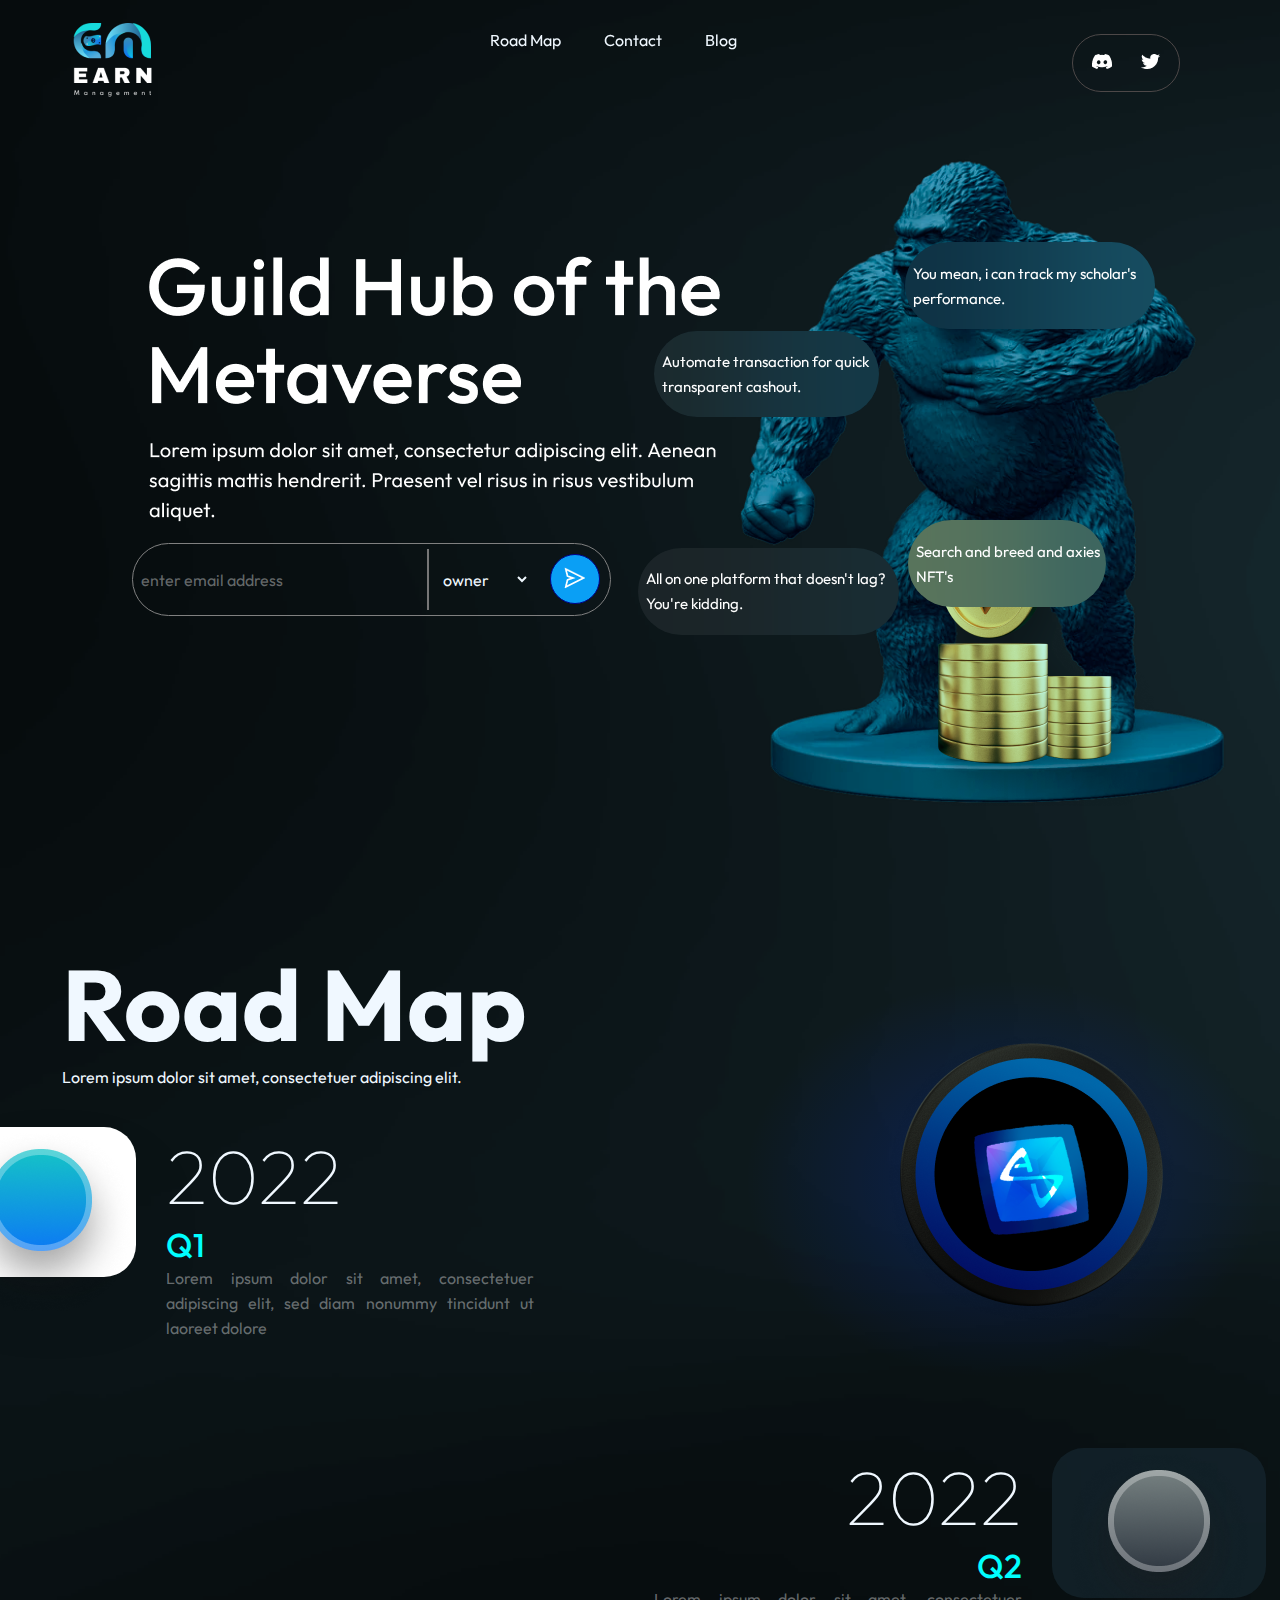
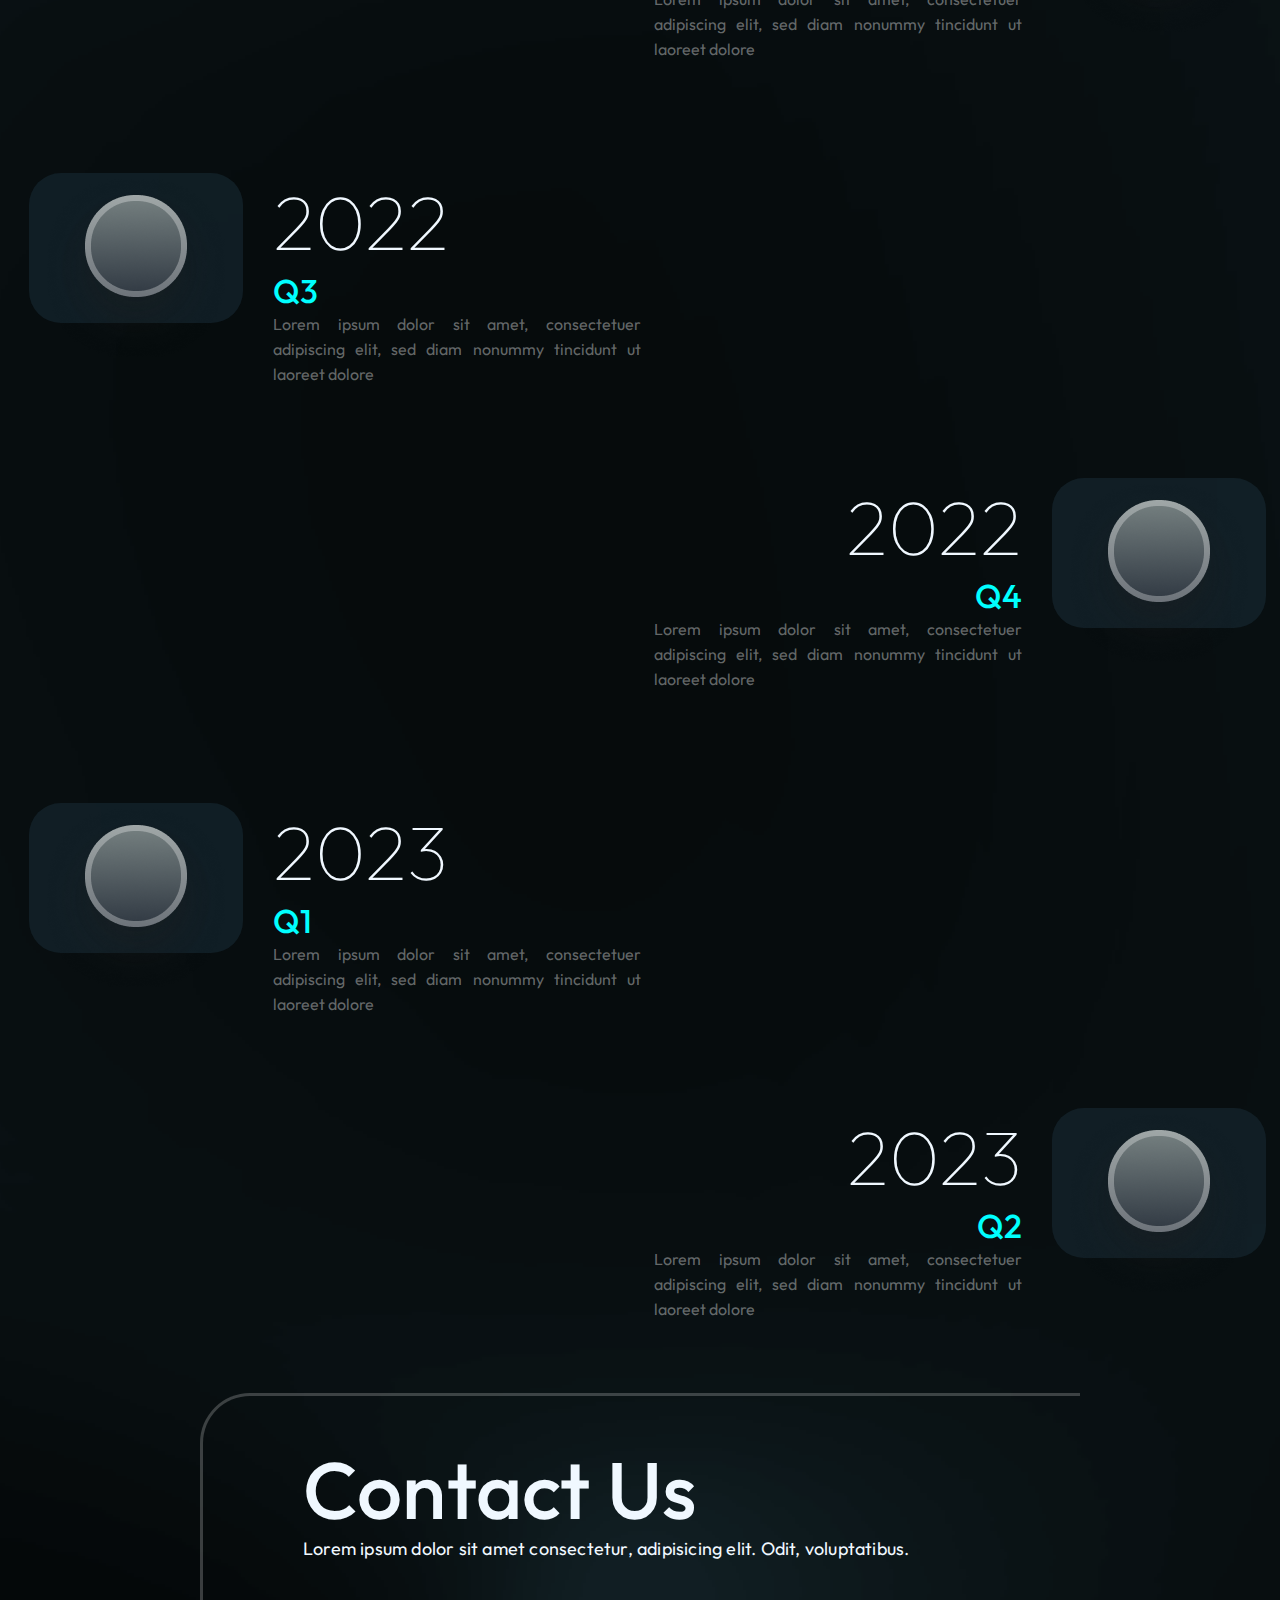
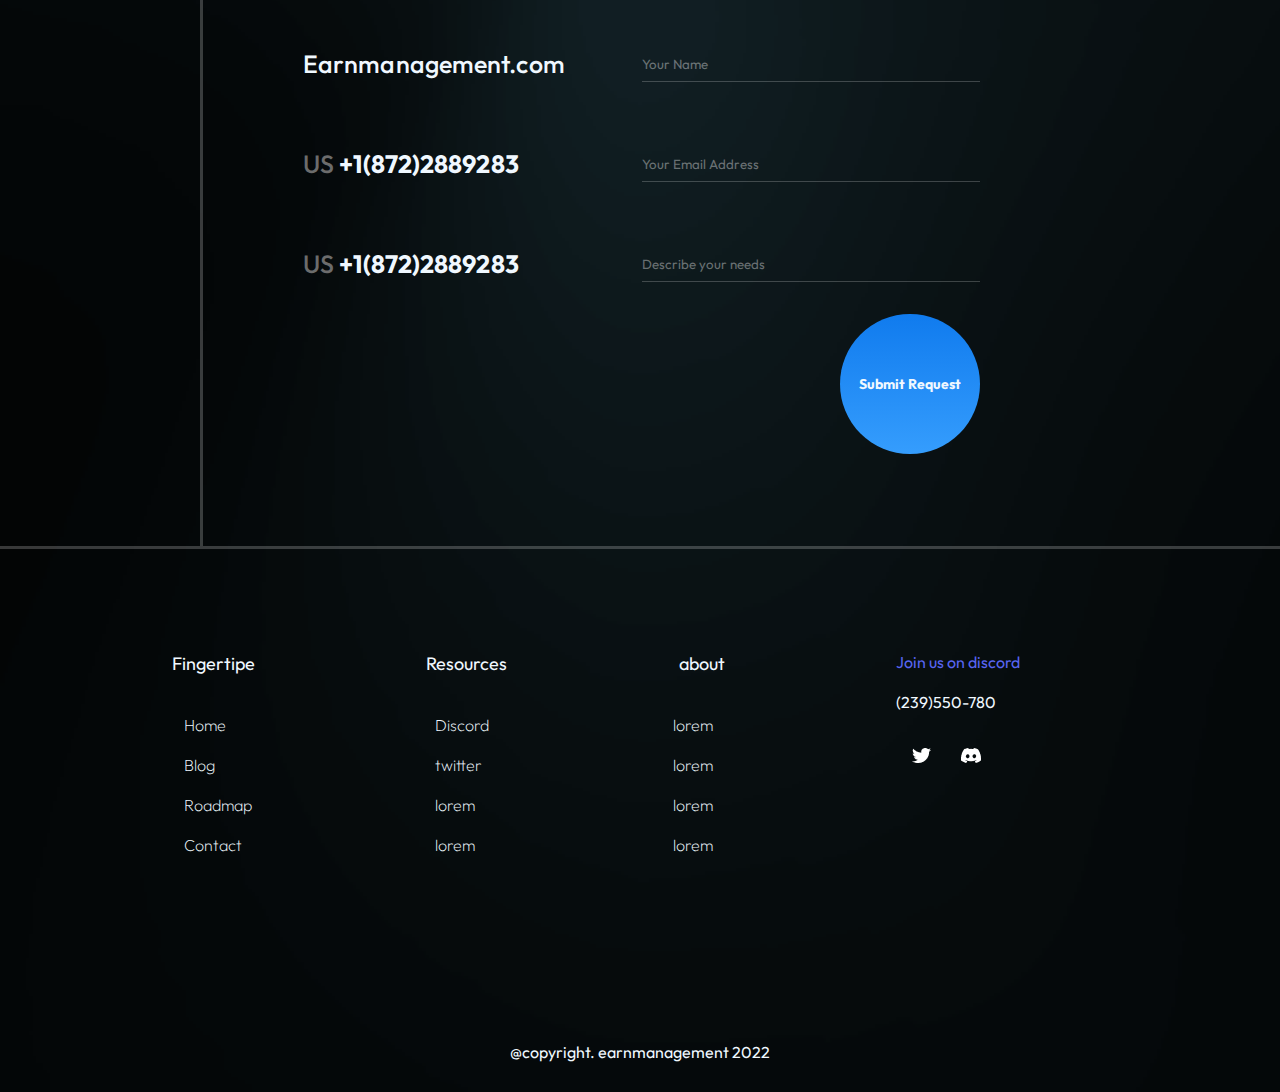
<file: index1.html>
<!DOCTYPE html>
<html lang="en">

<head>
    <meta charset="UTF-8" />
    <meta http-equiv="X-UA-Compatible" content="IE=edge" />
    <meta name="viewport" content="width=device-width, initial-scale=1.0" />
    <link rel="stylesheet" href="style1.css" />
    <link rel="preconnect" href="https://fonts.googleapis.com">
    <link rel="preconnect" href="https://fonts.gstatic.com" crossorigin>
    <link href="https://fonts.googleapis.com/css2?family=Outfit:wght@100;300&display=swap" rel="stylesheet">
    <title>Earn management-1</title>
</head>

<body>
    <nav class="navbar">
        <div class="logo">
            <img src="images/sidelogo.png"></img>
        </div>
        <div class="menu">
            <a href="#">Road Map</a>
            <a href="#">Contact</a>
            <a href="#">Blog</a>
        </div>
        <div class="buttons">
            <button type="" id="btn2"><img src="images/discord.png" alt=""></button>
            <button type="" id="btn1"><img src="images/twitter.png" alt=""></button>
        </div>
    </nav>
    <div>
        <div class="main-body">
        <div class="main">
            <div class="child1">
                <div class="child1-a">
                    <img src="images/Guild Hub of the Metaverse.png" alt="">
                </div>
                <div class="child1-a">
                    <img src="images/defaultxt.png">
                </div>
                <div class="child1-b">
                    <input class="" type="email" placeholder="enter email address"></input>
                    <div>
                        <select class="option">
                <option value="owner">owner</option>
                <option value="customer">customer</option>
                <option value="employee">employee</option>
                <option value="trainee">trainee</option>
              </select>

                    </div>
                    <div>
                        <button type="" id="btn3"><img src="images/Vector.png" alt=""></button>
                    </div>
                </div>
            </div>
            <div class="child2">
                <div class="div1">
                    <p>Automate transaction for quick transparent cashout.</p>
                </div>
                <div class="div3">
                    <p>All on one platform that doesn't lag? You're kidding.</p>
                </div>
                <div class="div2">
                    <p>You mean, i can track my scholar's performance.</p>
                </div>
                <div class="div4">
                    <p>Search and breed and axies NFT's</p>
                </div>
                <div class="joindiscord">
                    <div>
                        <img  id="dis_1" src="images/discord(black).png" alt="" >
                        <img src="images/Join_Discord.png" alt="" >
                      </div>
                    </div>
                </div>

            </div>
        </div>
    </div>    
        <section class="main-1">
            <div class="child3">
                <div>
                    <h1>Road Map</h1>
                    <p>
                        Lorem ipsum dolor sit amet, consectetuer adipiscing elit.
                    </p>
                    <div class="child4">
                        <div class="bullet">
                            <img src="images/Rectangle 16.png" alt="">
                        </div>
                        <div class="child3-a">
                            <div>
                                <h1>2022</h1>
                            </div>
                            <div>
                                <h2>Q1</h2>
                            </div>
                            <div class="txt">
                                <p>Lorem ipsum dolor sit amet, consectetuer adipiscing elit, sed diam nonummy tincidunt ut laoreet dolore</p>
                            </div>
                        </div>
                    </div>
                </div>
            </div>
            <div class="child3-b">
                <div>
                    <img src="images/child3_logo.png" alt=""></img>
                </div>
            </div>
        </section>
        <div class="main-2">
            <div class="child5"></div>
            <div class="child6">
                <div class="bullet1">
                    <img src="images/Rectangle 18.png"></img>
                </div>
                <div class="child6-a">

                    <div>
                        <h1>2022</h1>
                    </div>
                    <div>
                        <h2>Q2</h2>
                    </div>
                    <div class="txt">
                        <p>Lorem ipsum dolor sit amet, consectetuer adipiscing elit, sed diam nonummy tincidunt ut laoreet dolore</p>
                    </div>
                </div>
            </div>
        </div>
        <div class="main-2">
            <div class="child4">
                <div class="bullet1">
                    <img src="images/Rectangle 18.png"></img>
                </div>
                <div class="child3-a">
                    <div>
                        <h1>2022</h1>
                    </div>
                    <div>
                        <h2>Q3</h2>
                    </div>
                    <div class="txt">
                        <p>Lorem ipsum dolor sit amet, consectetuer adipiscing elit, sed diam nonummy tincidunt ut laoreet dolore</p>
                    </div>
                </div>
            </div>
            <div class="child6"></div>
        </div>

        <div class="main-2">
            <div class="child5"></div>
            <div class="child6">
                <div class="bullet1">
                    <img src="images/Rectangle 18.png"></img>
                </div>
                <div class="child6-a">
                    <div>
                        <h1>2022</h1>
                    </div>
                    <div>
                        <h2>Q4</h2>
                    </div>
                    <div class="txt">
                        <p>Lorem ipsum dolor sit amet, consectetuer adipiscing elit, sed diam nonummy tincidunt ut laoreet dolore</p>
                    </div>
                </div>
            </div>
        </div>
        <div class="main-2">
            <div class="child4">
                <div class="bullet1">
                    <img src="images/Rectangle 18.png"></img>
                </div>
                <div class="child3-a">
                    <div>
                        <h1>2023</h1>
                    </div>
                    <div>
                        <h2>Q1</h2>
                    </div>
                    <div class="txt">
                        <p>Lorem ipsum dolor sit amet, consectetuer adipiscing elit, sed diam nonummy tincidunt ut laoreet dolore</p>
                    </div>
                </div>
            </div>
            <div class="child6"></div>
        </div>
        <div class="main-2">
            <div class="child5"></div>
            <div class="child6">
                <div class="bullet1">
                    <img src="images/Rectangle 18.png"></img>
                </div>
                <div class="child6-a">
                    <div>
                        <h1>2023</h1>
                    </div>
                    <div>
                        <h2>Q2</h2>
                    </div>
                    <div class="txt">
                        <p>Lorem ipsum dolor sit amet, consectetuer adipiscing elit, sed diam nonummy tincidunt ut laoreet dolore</p>
                    </div>
                </div>
            </div>
        </div>
        <section>
            <div class="contact-container">
                <div class="heading-para">
                    <div>
                        <h1>Contact Us</h1>
                    </div>
                    <div class="contact-para">
                        <p>Lorem ipsum dolor sit amet consectetur, adipisicing elit. Odit, voluptatibus.</p>
                    </div>
                </div>
                <div class="main-contact">
                    <div class="contact-details">
                        <a href="#">Earnmanagement.com</a>
                        <p class="us">US&nbsp<strong>+1(872)2889283</strong></p>
                        <p class="us">US&nbsp<strong>+1(872)2889283</strong></p>
                    </div>
                    <div class="contact-details">
                        <input type="text" name="" id="" placeholder="Your Name">
                        <input type="email" name="" id="" placeholder="Your Email Address">
                        <input type="text" name="" id="" placeholder="Describe your needs">
                    </div>
                </div>
                <div class="contact-btn">
                    <button type="submit" id="btn4">Submit Request</button>
                </div>
            </div>
        </section>
        <section class="footer">
            <div class="list">
                <div class="list-a">
                    <li>Fingertipe</li>
                    <li>Resources</li>
                    <li>about</li>
                </div>
                <div class="list-b">
                    <div>
                        <li>Home</li>
                        <li><br></li>
                        <li>Blog</li>
                        <li><br></li>
                        <li>Roadmap</li>
                        <li><br></li>
                        <li>Contact</li>
                    </div>
                    <div>
                        <li>Discord</li>
                        <li><br></li>
                        <li>twitter</li>
                        <li><br></li>
                        <li>lorem</li>
                        <li><br></li>
                        <li>lorem</li>
                    </div>
                    <div>
                        <li>lorem</li>
                        <li><br></li>
                        <li>lorem</li>
                        <li><br></li>
                        <li>lorem</li>
                        <li><br></li>
                        <li>lorem</li>
                    </div>
                </div>
            </div>
            <div class="list2">
                <div class="list-c">
                    <li><a href="#" class="dis">Join us on discord </a></li>
                    <li><br></li>
                    <li><a href="#" class="phn">(239)550-780</a></li>
                </div>
                <div class="buttons1">
                    <button type="submit" id="btn1"><img src="images/twitter.png" alt=""></button>
                    <button type="submit" id="btn2"><img src="images/discord.png" alt=""></button>
                </div>
            </div>
        </section>
        <div class="end">
            <p>@copyright. earnmanagement 2022 </p>
        </div>
    </div>
</body>
</html>
</file>
<file: style1.css>
* {
  padding: 0px;
  margin: 0px;
  font-family: "Outfit", sans-serif;
  color: aliceblue;
}

body {
  /* background-color: rgb(0, 0, 0); */
  background: url("images/Rectangle.png");
  height: 100%;
  /* background-color: rgb(0, 0, 0); */
  /* background-repeat: no-repeat; */
  max-width: 1582px;
  background-position: center;
  background-repeat: no-repeat;
  background-size: cover;
}

/* .main-body {
  background: url("images/Rectangle.png");
  background-color: rgb(0, 0, 0);
  background-repeat: no-repeat;
  height: 4000px;
  background-repeat: repeat-y;
} */

.navbar {
  height: 119px;
  background-color: rgba(0, 0, 0, 0);
  display: flex;
  justify-content: space-between;
  padding-right: 30px;
  position: sticky;
  top: 0;
  z-index: 99999;
}

.menu a {
  padding: 20px 20px;
  text-decoration: none;
}

.menu {
  padding: 30px;
}

.menu a:hover {
  opacity: 0.6;
}

.logo {
  padding: 23px 0px 0px 73px;
}

.buttons {
  display: flex;
  justify-content: center;
  align-items: center;
  border: solid rgb(77, 72, 72) 1px;
  margin: 34px 70px 0px 0px;
  width: 106px;
  height: 56px;
  border-radius: 50px;
  background-color: rgba(0, 0, 0, 0);
}

.buttons button {
  background-color: rgba(0, 0, 0, 0);
  border: 0px;
  height: 48px;
  width: 48px;
  border-radius: 50px;
  cursor: pointer;
}

#btn1:hover {
  background-color: rgb(10, 162, 233);
}

#btn2:hover {
  background-color: #7289da;
}

.main {
  display: flex;
  /* height: 100vh; */
  padding-top: 40px;
}

.child1 {
  width: 60%;
  display: flex;
  flex-direction: column;
  padding: 80px 0px 0px 132px;
}

.child1-a {
  padding: 17px;
}

.child2 {
  width: 1056px;
  height: 722px;
  background: url("images/mascot.png");
  background-repeat: no-repeat;
  position: relative;
}

.child1-b {
  width: 477px;
  height: 71px;
  border: solid gray 1px;
  border-radius: 40px;
  display: flex;
  justify-content: flex-start;
}

.child1-b input {
  background-color: rgba(0, 0, 0, 0);
  padding: 8px 8px;
  font-size: medium;
  margin-top: 5px;
  width: 310px;
  height: 45px;
  border-bottom: none;
  border-top: none;
  border-left: none;
  border-right-style: solid gray 2px;
  outline: none;
}

::placeholder {
  color: rgba(255, 255, 255, 0.39);
}

.child1-b div {
  border: 0px;
  border-radius: 50px;
  padding: 10px 10px 10px 10px;
  display: flex;
  justify-content: space-evenly;
}

#btn3 {
  background-color: rgb(10, 159, 245);
  height: 50px;
  width: 50px;
  border: solid darkblue 1px;
  border-radius: 100px;
  cursor: pointer;
}

#btn3:hover {
  background-color: rgb(4, 170, 199);
}

.option {
  background-color: rgba(0, 0, 0, 0);
  font-size: medium;
  border: 0px;
  cursor: pointer;
  outline: none;
}

/* .child2 div {
  display: flex;
  flex-direction: column;
  align-content: center;
  align-items: center;
  justify-content: center; 
} */

.child2 div p {
  font-size: 15px;
  line-height: 25px;
  /* or 156% */

  display: flex;
  align-items: center;
  padding-left: 3px;

  /* align-content: center; */

  color: #ffffff;

  mix-blend-mode: luminosity;
}

.div1 {
  position: absolute;
  height: 86px;
  width: 220px;
  top: 172px;
  left: -83px;
  display: flex;
  padding-left: 5px;
  align-items: center;
  border-radius: 50px;
  background: rgba(255, 255, 255, 0.06);
  backdrop-filter: blur(80px);
}

.div2 {
  display: flex;
  padding-left: 5px;
  align-items: center;
  border-radius: 50px;
  position: absolute;
  width: 245px;
  height: 87px;
  right: 125px;
  top: 83px;
  background: rgba(255, 255, 255, 0.06);
  backdrop-filter: blur(80px);
}

.div3 {
  position: absolute;
  left: -99px;
  bottom: 246px;
  width: 256px;
  height: 87.17px;
  display: flex;
  padding-left: 5px;
  align-items: center;
  border-radius: 50px;
  background: rgba(255, 255, 255, 0.06);
  backdrop-filter: blur(80px);
}

.div4 {
  position: absolute;
  bottom: 274px;
  right: 174px;
  width: 193px;
  height: 87px;
  display: flex;
  padding-left: 5px;
  align-items: center;
  border-radius: 50px;
  background: rgba(255, 255, 255, 0.06);
  backdrop-filter: blur(80px);
}

.main-1 {
  display: flex;
  padding-top: 60px;
  /* border: solid red 1px; */
  height: 53vh;
}

.child3 {
  padding-left: 62px;
  width: 50%;
  height: 50vh;
  display: flex;
  justify-content: flex-end;
  align-content: space-between;
}

.child3 h1 {
  font-size: 100px;
}

.child3-a {
  display: flex;
  flex-direction: column;
  align-content: flex-end;
  align-items: flex-start;
  flex-wrap: wrap;
  padding-left: 30px;
}

.child3-b {
  padding-left: 100px;
  /* padding-bottom: 100px; */
  /* height: 100px; */
  background: radial-gradient(
    41.76% 41.76% at 50% 50%,
    rgba(0, 56, 255, 0.24) 0%,
    rgba(0, 133, 255, 0) 100%
  );
}

.child3-b div {
  padding-bottom: 25px;
  padding-right: 55px;
  display: flex;
  align-items: center;
  align-content: flex-start;
  justify-content: flex-end;
}

.txt {
  width: 368px;
  height: 77px;
}

.txt p {
  color: rgba(255, 255, 255, 0.39);
  font-family: Outfit;
  font-style: normal;
  font-weight: normal;
  font-size: 16px;
  line-height: 25px;
  text-align: justify;
}

.child3-a div h2 {
  color: aqua;
  font-size: 33px;
  font-weight: 500;
}

.child3-a div h1 {
  font-weight: 100;
  font-size: 77px;
}

.bullet {
  background: #ffffff;
  box-shadow: 12px 32px 80px -20px rgba(0, 0, 0, 0.12);
  border-radius: 32px;
  display: grid;
  justify-content: space-around;
  width: 214px;
  height: 150px;
  border-radius: 32px;
}

.child4 {
  width: 50%;
  height: 50vh;
  padding-left: 20px;
  padding-top: 40px;
  display: flex;
  justify-content: center;
}

/* .main-3 {
  display: flex;
  padding-top: 100px;
  height: 250px;
  justify-content: center;
} */

.child5 {
  width: 50%;
}

.child6 {
  padding-top: 30px;
  display: flex;
  width: 50%;
  flex-direction: row-reverse;
  justify-content: center;
}

.child6-a {
  flex-direction: column;
  display: flex;
  flex-direction: column;
  align-content: flex-end;
  align-items: flex-end;
  flex-wrap: wrap;
  padding-right: 30px;
}

.bullet1 {
  background: rgba(29, 51, 64, 0.45);
  backdrop-filter: blur(80px);
  display: grid;
  justify-content: space-around;
  width: 214px;
  height: 150px;
  border-radius: 32px;
}

.child6-a div h2 {
  color: aqua;
  font-size: 33px;
  font-weight: 500;
}

.child6-a div h1 {
  font-weight: 100;
  font-size: 77px;
}

.contact-container {
  height: 750px;
  margin: 0px 200px;
  border-left: 3px solid rgba(255, 255, 255, 0.21);
  border-top: 3px solid rgba(255, 255, 255, 0.21);
  /* border-radius: 50px; */
  border-top-left-radius: 50px;
}

.heading-para {
  padding: 50px 100px;
}

.heading-para h1 {
  font-weight: 500;
  font-size: 80px;
  line-height: 88px;
  letter-spacing: 0.2px;
}

.heading-para p {
  font-size: 18px;
  line-height: 30px;
  letter-spacing: 0.2px;
}

.main-contact {
  margin: 0px 100px;
  display: flex;
  height: 40%;
}

.contact-details {
  display: flex;
  flex-direction: column;
  justify-content: space-around;
  font-weight: 500;
  font-size: 25px;
  line-height: 30px;
  letter-spacing: 0.1px;
  width: 50%;
}

.contact-details a {
  text-decoration: none;
}

.contact-details input {
  background: none;
  width: 100%;
  height: 35px;
  outline: none;
  border-left: none;
  border-right: none;
  border-top: none;
  border-bottom: 1px solid rgba(255, 255, 255, 0.21);
}

.contact-btn {
  margin: 0px 100px;
  display: flex;
  flex-direction: row-reverse;
}
.us {
  color: #6c6c6c;
}

#btn4 {
  font-weight: bold;
  font-size: 14px;
  line-height: 19px;
  text-align: center;
  background: linear-gradient(180deg, #107bee 0%, #359dfd 100%);
  height: 140px;
  width: 140px;
  border-radius: 70px;
  cursor: pointer;
  border: none;
}

#btn4:hover {
  background: rgb(6, 201, 201);
}

.footer {
  padding-top: 103px;
  display: flex;
  justify-content: center;
  height: 390px;
  border-bottom: none;
  border-left: none;
  border-right: none;
  border-top: 3px solid rgba(255, 255, 255, 0.21);
}

.list {
  width: 70%;
  /* border-bottom: none;
border-left: none;
border-right: none;
border-top: solid gray 3px; */
}

.list-a {
  padding: 0px 0px;
  display: flex;
  list-style: none;
  justify-content: space-evenly;
  font-weight: 400;
}
.list-a li {
  font-size: 18px;
}

.list-b {
  padding-top: 40px;
  display: flex;
  list-style: none;
  justify-content: space-evenly;
  font-weight: 200;
}
.list-b div li {
  font-size: 16px;
}

.list2 {
  width: 30%;
  display: inline-block;
  justify-content: space-around;
}

.list-c {
  list-style: none;
}

.list-c li a {
  text-decoration: none;
}

.phn:hover {
  color: grey;
}
.dis {
  color: #5865f2;
}
.dis:hover {
  color: #e7e9f0;
}

.buttons1 {
  display: flex;
  justify-content: center;
  width: 100px;
  padding-top: 20px;
  height: 50px;
  border-radius: 50px;
  background-color: rgba(0, 0, 0, 0);
}

.buttons1 button {
  background-color: rgba(0, 0, 0, 0);
  border: 0px;
  height: 50px;
  width: 50px;
  border-radius: 50px;
  padding: 10px 10px 10px 10px;
  cursor: pointer;
}

.end {
  display: flex;
  justify-content: center;
  height: 50px;
}

.main-2 {
  display: flex;
  /* border: solid red 1px; */
  height: 35vh;
}
.joindiscord {
  height: 100px;
  width: 100px;
  border-radius: 100px;
  border: solid rgb(78, 78, 78) 1px;
  background-color: rgb(255, 255, 255);
  display: flex;
  /* flex-direction: column; */
  justify-content: center;
  align-content: center;
  align-items: center;
  padding: 5px 5px 5px 5px;
  position: absolute;
  left: 1372px;
  /* right: 98px; */
  top: 755px;
  z-index: 99999;
  position: fixed;
  cursor: pointer;
}
.joindiscord div img {
  display: flex;
  flex-direction: column;
  justify-content: center;
  align-content: center;
}
.joindiscord:hover {
  background-color: #d4d7e4;
}
#dis_1 {
  padding-left: 23px;
  padding-bottom: 5px;
}
</file>
